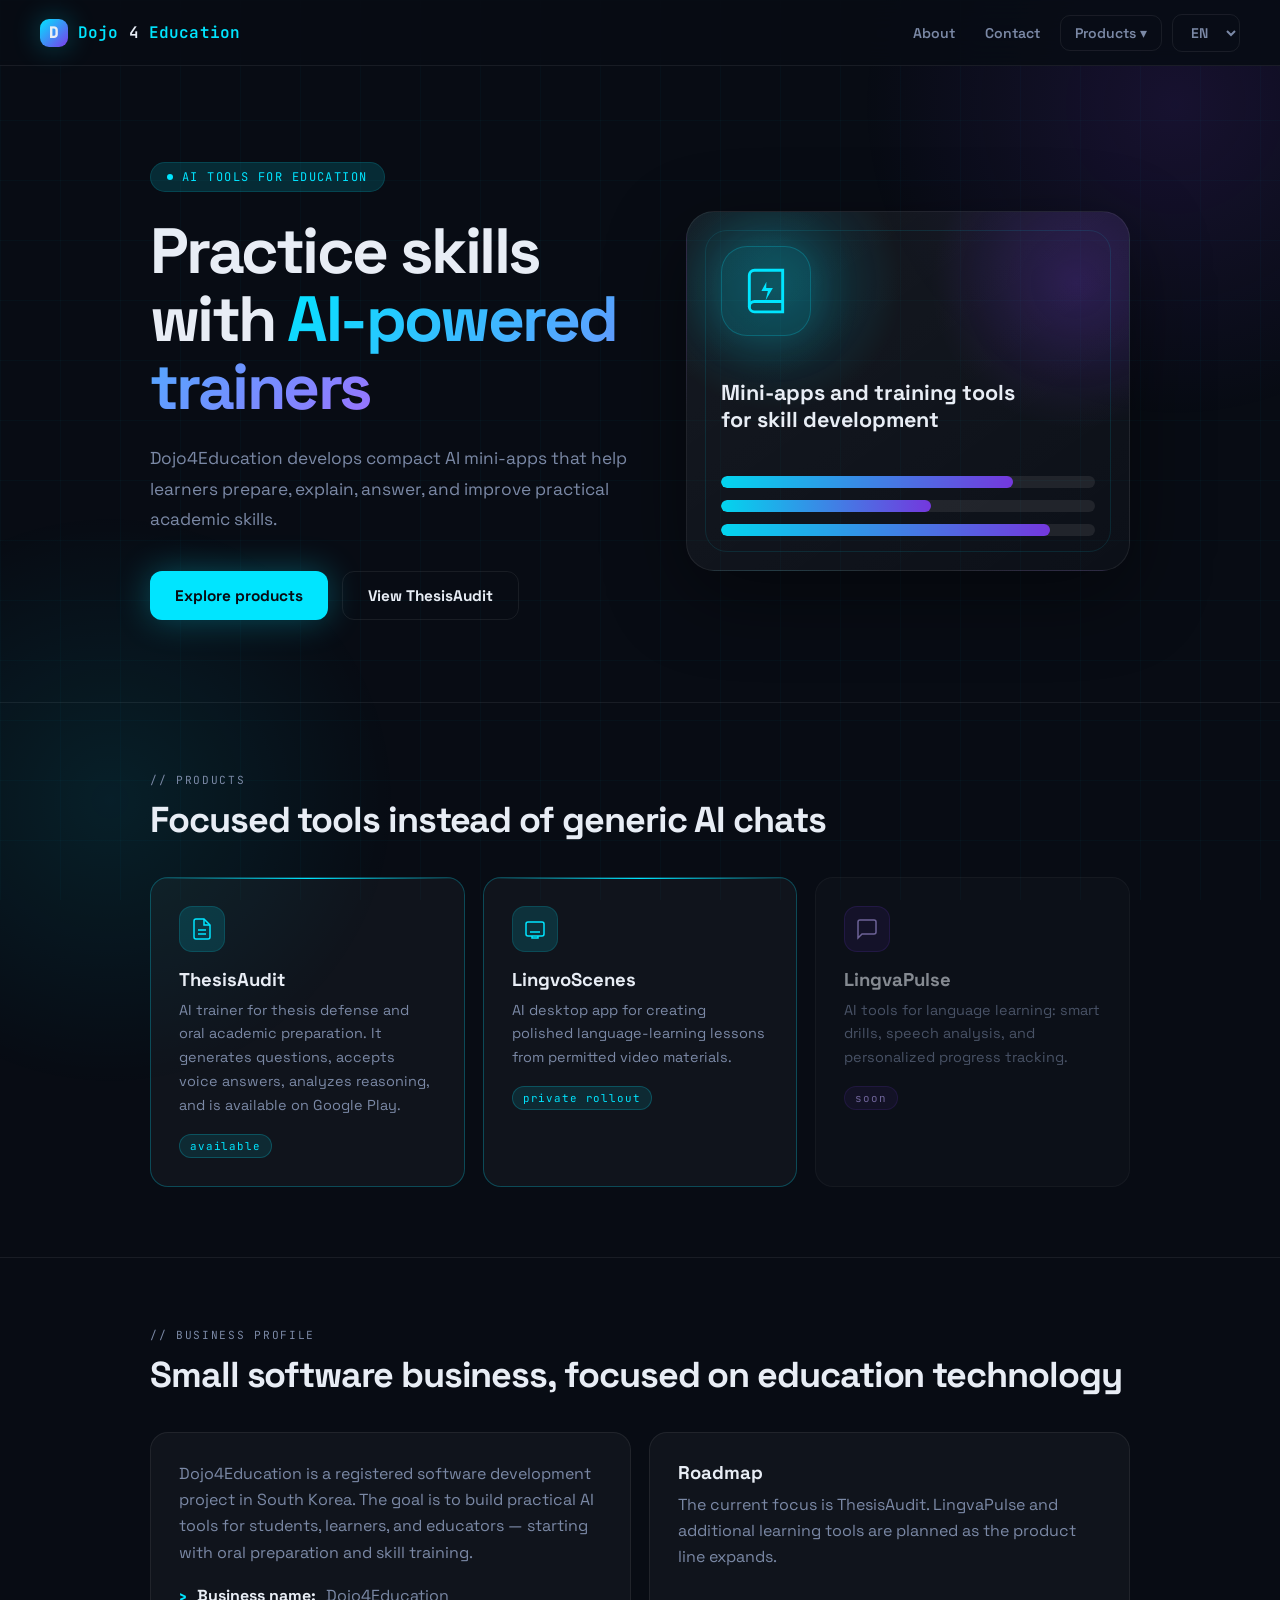
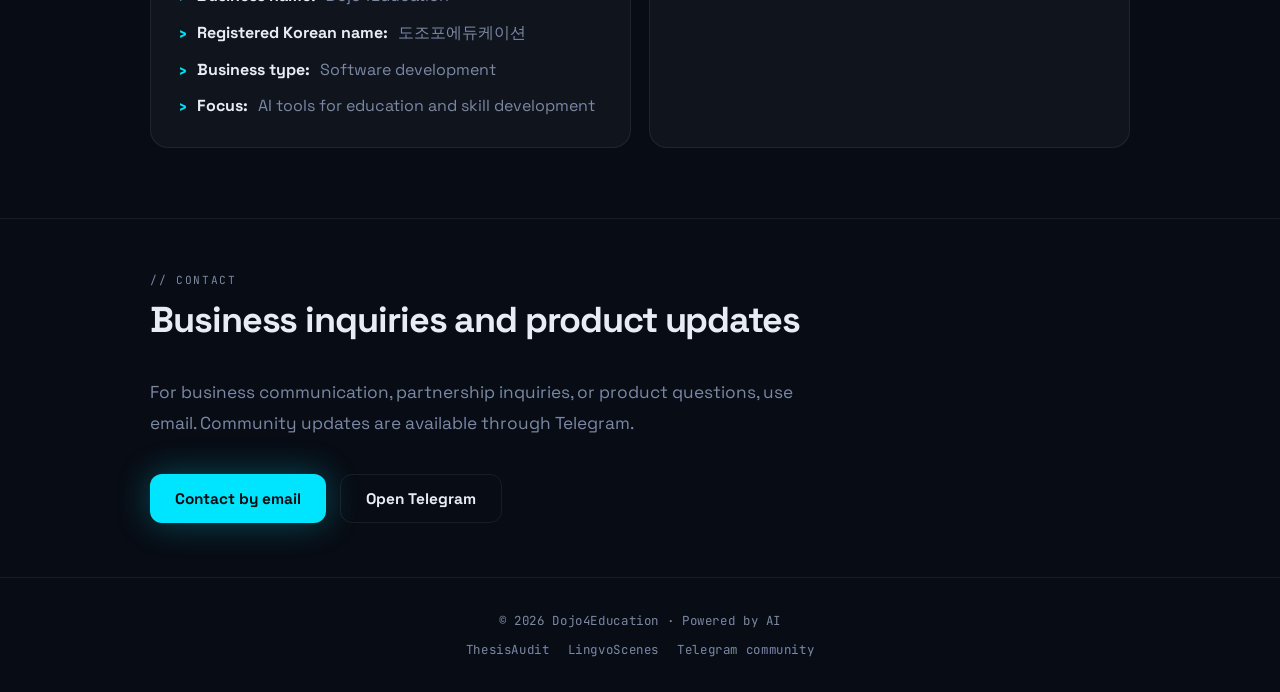
<file: index.html>
<!DOCTYPE html>
<html lang="en">
<head>
  <meta charset="UTF-8" />
  <meta name="viewport" content="width=device-width, initial-scale=1.0" />
  <title>Dojo4Education — AI tools for education</title>
  <meta name="description" content="AI-powered mini-apps and training tools for academic preparation, oral answers, and skill development." />
  <link rel="icon" href="favicon.svg" type="image/svg+xml" />

  <meta property="og:title" content="Dojo4Education — AI tools for education" />
  <meta property="og:description" content="AI-powered mini-apps and training tools for academic preparation, oral answers, and skill development." />
  <meta property="og:image" content="https://dojo4education.com/preview.jpg" />
  <meta property="og:url" content="https://dojo4education.com" />
  <meta property="og:type" content="website" />
  <meta property="og:site_name" content="Dojo4Education" />

  <link rel="preconnect" href="https://fonts.googleapis.com" />
  <link rel="preconnect" href="https://fonts.gstatic.com" crossorigin />
  <link href="https://fonts.googleapis.com/css2?family=Space+Grotesk:wght@400;500;600;700&family=JetBrains+Mono:wght@400;500;600&display=swap" rel="stylesheet" />
  <link rel="stylesheet" href="styles.css" />
</head>
<body data-page="index">
  <div class="orb2"></div>

  <nav>
    <a href="index.html" class="brand" aria-label="Dojo4Education home">
      <span class="brand-mark">D</span>
      Dojo<span>4</span>Education
    </a>
    <div class="nav-right">
      <a class="nav-link" href="#about" data-i18n="common.about">About</a>
      <a class="nav-link" href="#contact" data-i18n="common.contact">Contact</a>
      <div class="dropdown">
        <button class="dropbtn"><span data-i18n="common.products">Products</span> ▾</button>
        <div class="dropdown-content">
          <a href="thesisaudit.html">
            <svg width="16" height="16" viewBox="0 0 24 24" fill="none" stroke="currentColor" stroke-width="2"><path d="M14 2H6a2 2 0 0 0-2 2v16a2 2 0 0 0 2 2h12a2 2 0 0 0 2-2V8z"/><polyline points="14 2 14 8 20 8"/></svg>
            <span data-i18n="common.thesisAudit">ThesisAudit</span>
          </a>
          <a href="lingvoscenes.html">
            <svg width="16" height="16" viewBox="0 0 24 24" fill="none" stroke="currentColor" stroke-width="2"><rect x="3" y="5" width="18" height="14" rx="2"/><path d="M7 9h.01M11 9h.01M15 9h.01M7 15h10"/></svg>
            <span data-i18n="common.lingvoScenes">LingvoScenes</span>
          </a>
          <span class="disabled-item">
            <svg width="16" height="16" viewBox="0 0 24 24" fill="none" stroke="currentColor" stroke-width="2"><path d="M21 15a2 2 0 0 1-2 2H7l-4 4V5a2 2 0 0 1 2-2h14a2 2 0 0 1 2 2z"/></svg>
            <span data-i18n="common.lingvaPulse">LingvaPulse</span>
            <span class="badge-soon" data-i18n="common.soon">soon</span>
          </span>
        </div>
      </div>
      <select id="lang-select" class="lang-select" aria-label="Language">
        <option value="en">EN</option>
        <option value="ru">RU</option>
        <option value="ko">KO</option>
        <option value="de">DE</option>
        <option value="fr">FR</option>
        <option value="es">ES</option>
        <option value="it">IT</option>
        <option value="ja">JA</option>
        <option value="zh">ZH</option>
      </select>
    </div>
  </nav>

  <header class="hero">
    <div>
      <div class="hero-eyebrow" data-i18n="index.eyebrow">AI tools for education</div>
      <h1 data-i18n-html="index.title">Practice skills with <span class="accent">AI-powered trainers</span></h1>
      <p class="hero-sub" data-i18n="index.subtitle">Dojo4Education develops compact AI mini-apps that help learners prepare, explain, answer, and improve practical academic skills.</p>
      <div class="cta-group">
        <a href="#products" class="btn-primary" data-i18n="index.ctaProducts">Explore products</a>
        <a href="thesisaudit.html" class="btn-secondary" data-i18n="index.ctaThesis">View ThesisAudit</a>
      </div>
    </div>
    <div class="hero-visual" aria-hidden="true">
      <div class="visual-icon">
        <svg width="50" height="50" viewBox="0 0 24 24" fill="none" stroke="#00e5ff" stroke-width="1.4">
          <path d="M4 19.5A2.5 2.5 0 0 1 6.5 17H20"/>
          <path d="M6.5 2H20v20H6.5A2.5 2.5 0 0 1 4 19.5v-15A2.5 2.5 0 0 1 6.5 2z"/>
          <path d="M12.2 7.5 9.8 12h3.1l-1.1 4.5 3.5-6h-3.2l.1-3z" fill="#00e5ff" stroke="none"/>
        </svg>
      </div>
      <div class="visual-title" data-i18n="index.visualTitle">Mini-apps and training tools for skill development</div>
      <div class="visual-lines">
        <div class="visual-line"><span style="--w: 78%"></span></div>
        <div class="visual-line"><span style="--w: 56%"></span></div>
        <div class="visual-line"><span style="--w: 88%"></span></div>
      </div>
    </div>
  </header>

  <hr class="divider" />

  <section id="products" class="section">
    <div class="section-label" data-i18n="index.productsLabel">// products</div>
    <h2 class="section-title" data-i18n="index.productsTitle">Focused tools instead of generic AI chats</h2>
    <div class="products-grid">
      <a href="thesisaudit.html" class="product-card active">
        <div class="product-icon">
          <svg viewBox="0 0 24 24" width="24" height="24" fill="none" stroke="#00e5ff" stroke-width="1.5">
            <path d="M14 2H6a2 2 0 0 0-2 2v16a2 2 0 0 0 2 2h12a2 2 0 0 0 2-2V8z"/>
            <polyline points="14 2 14 8 20 8"/>
            <line x1="16" y1="13" x2="8" y2="13"/>
            <line x1="16" y1="17" x2="8" y2="17"/>
          </svg>
        </div>
        <div class="product-name" data-i18n="common.thesisAudit">ThesisAudit</div>
        <div class="product-desc" data-i18n="index.thesisDesc">AI trainer for thesis defense and oral academic preparation. It generates questions, accepts voice answers, and analyzes reasoning.</div>
        <span class="product-tag tag-active" data-i18n="index.available">available</span>
      </a>

      <a href="lingvoscenes.html" class="product-card active">
        <div class="product-icon">
          <svg viewBox="0 0 24 24" width="24" height="24" fill="none" stroke="#00e5ff" stroke-width="1.5">
            <rect x="3" y="5" width="18" height="14" rx="2"/>
            <path d="M7 9h.01M11 9h.01M15 9h.01"/>
            <path d="M7 15h10"/>
            <path d="M9 19v2h6v-2"/>
          </svg>
        </div>
        <div class="product-name" data-i18n="common.lingvoScenes">LingvoScenes</div>
        <div class="product-desc" data-i18n="index.lingvoDesc">AI desktop app for creating polished language-learning lessons from permitted video materials.</div>
        <span class="product-tag tag-active" data-i18n="index.privateRollout">private rollout</span>
      </a>

      <div class="product-card disabled">
        <div class="product-icon purple">
          <svg viewBox="0 0 24 24" width="24" height="24" fill="none" stroke="#bda7ff" stroke-width="1.5">
            <path d="M21 15a2 2 0 0 1-2 2H7l-4 4V5a2 2 0 0 1 2-2h14a2 2 0 0 1 2 2z"/>
          </svg>
        </div>
        <div class="product-name" data-i18n="common.lingvaPulse">LingvaPulse</div>
        <div class="product-desc" data-i18n="index.lingvaDesc">AI tools for language learning: smart drills, speech analysis, and personalized progress tracking.</div>
        <span class="product-tag tag-soon" data-i18n="common.soon">soon</span>
      </div>
    </div>
  </section>

  <hr class="divider" />

  <section id="about" class="section">
    <div class="section-label" data-i18n="index.aboutLabel">// business profile</div>
    <h2 class="section-title" data-i18n="index.aboutTitle">Small software business, focused on education technology</h2>
    <div class="about-grid">
      <div class="info-card">
        <p class="info-text" data-i18n="index.aboutText">Dojo4Education is a registered software development project in South Korea. The goal is to build practical AI tools for students, learners, and educators — starting with oral preparation and skill training.</p>
        <ul class="info-list">
          <li data-i18n-html="index.businessName"><strong>Business name:</strong> Dojo4Education</li>
          <li data-i18n-html="index.businessNameKr"><strong>Registered Korean name:</strong> 도조포에듀케이션</li>
          <li data-i18n-html="index.businessType"><strong>Business type:</strong> Software development</li>
          <li data-i18n-html="index.businessFocus"><strong>Focus:</strong> AI tools for education and skill development</li>
        </ul>
      </div>
      <div class="info-card">
        <h3 class="product-name" data-i18n="index.roadmapTitle">Roadmap</h3>
        <p class="info-text" data-i18n="index.roadmapText">The current focus is ThesisAudit. LingvaPulse and additional learning tools are planned as the product line expands.</p>
      </div>
    </div>
  </section>

  <hr class="divider" />

  <section id="contact" class="section compact">
    <div class="section-label" data-i18n="index.contactLabel">// contact</div>
    <h2 class="section-title" data-i18n="index.contactTitle">Business inquiries and product updates</h2>
    <p class="hero-sub" data-i18n="index.contactText">For business communication, partnership inquiries, or product questions, use email. Community updates are available through Telegram.</p>
    <div class="cta-group">
      <a href="mailto:contact@dojo4education.com" class="btn-primary" data-i18n="index.emailButton">Contact by email</a>
      <a href="https://t.me/dojo4education_official_group" class="btn-secondary" target="_blank" rel="noopener noreferrer" data-i18n="index.telegramButton">Open Telegram</a>
    </div>
  </section>

  <footer>
    <div data-i18n="common.footer">© 2026 Dojo4Education · Powered by AI</div>
    <div class="footer-links">
      <a href="thesisaudit.html" data-i18n="common.thesisAudit">ThesisAudit</a>
      <a href="lingvoscenes.html" data-i18n="common.lingvoScenes">LingvoScenes</a>
      <a href="https://t.me/dojo4education_official_group" target="_blank" rel="noopener noreferrer" data-i18n="common.telegram">Telegram community</a>
    </div>
  </footer>

  <script src="site.js"></script>
</body>
</html>
</file>
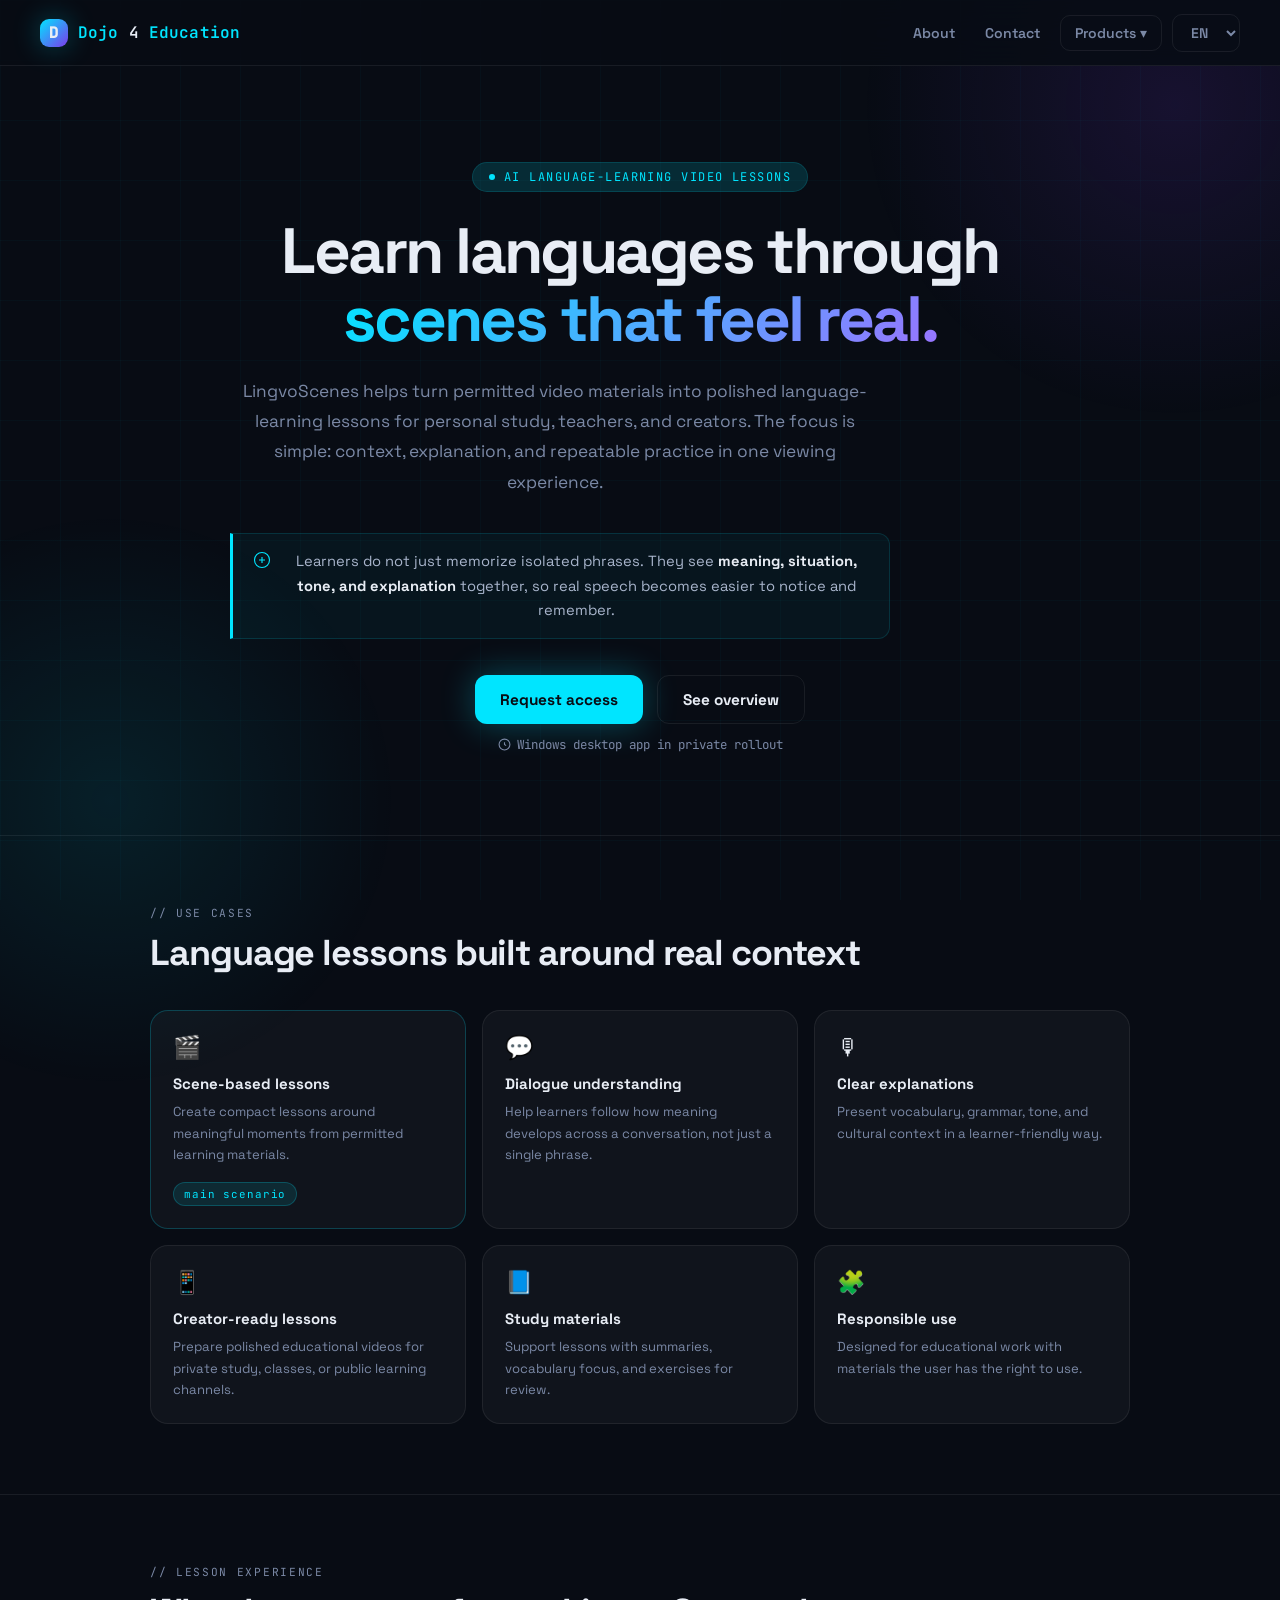
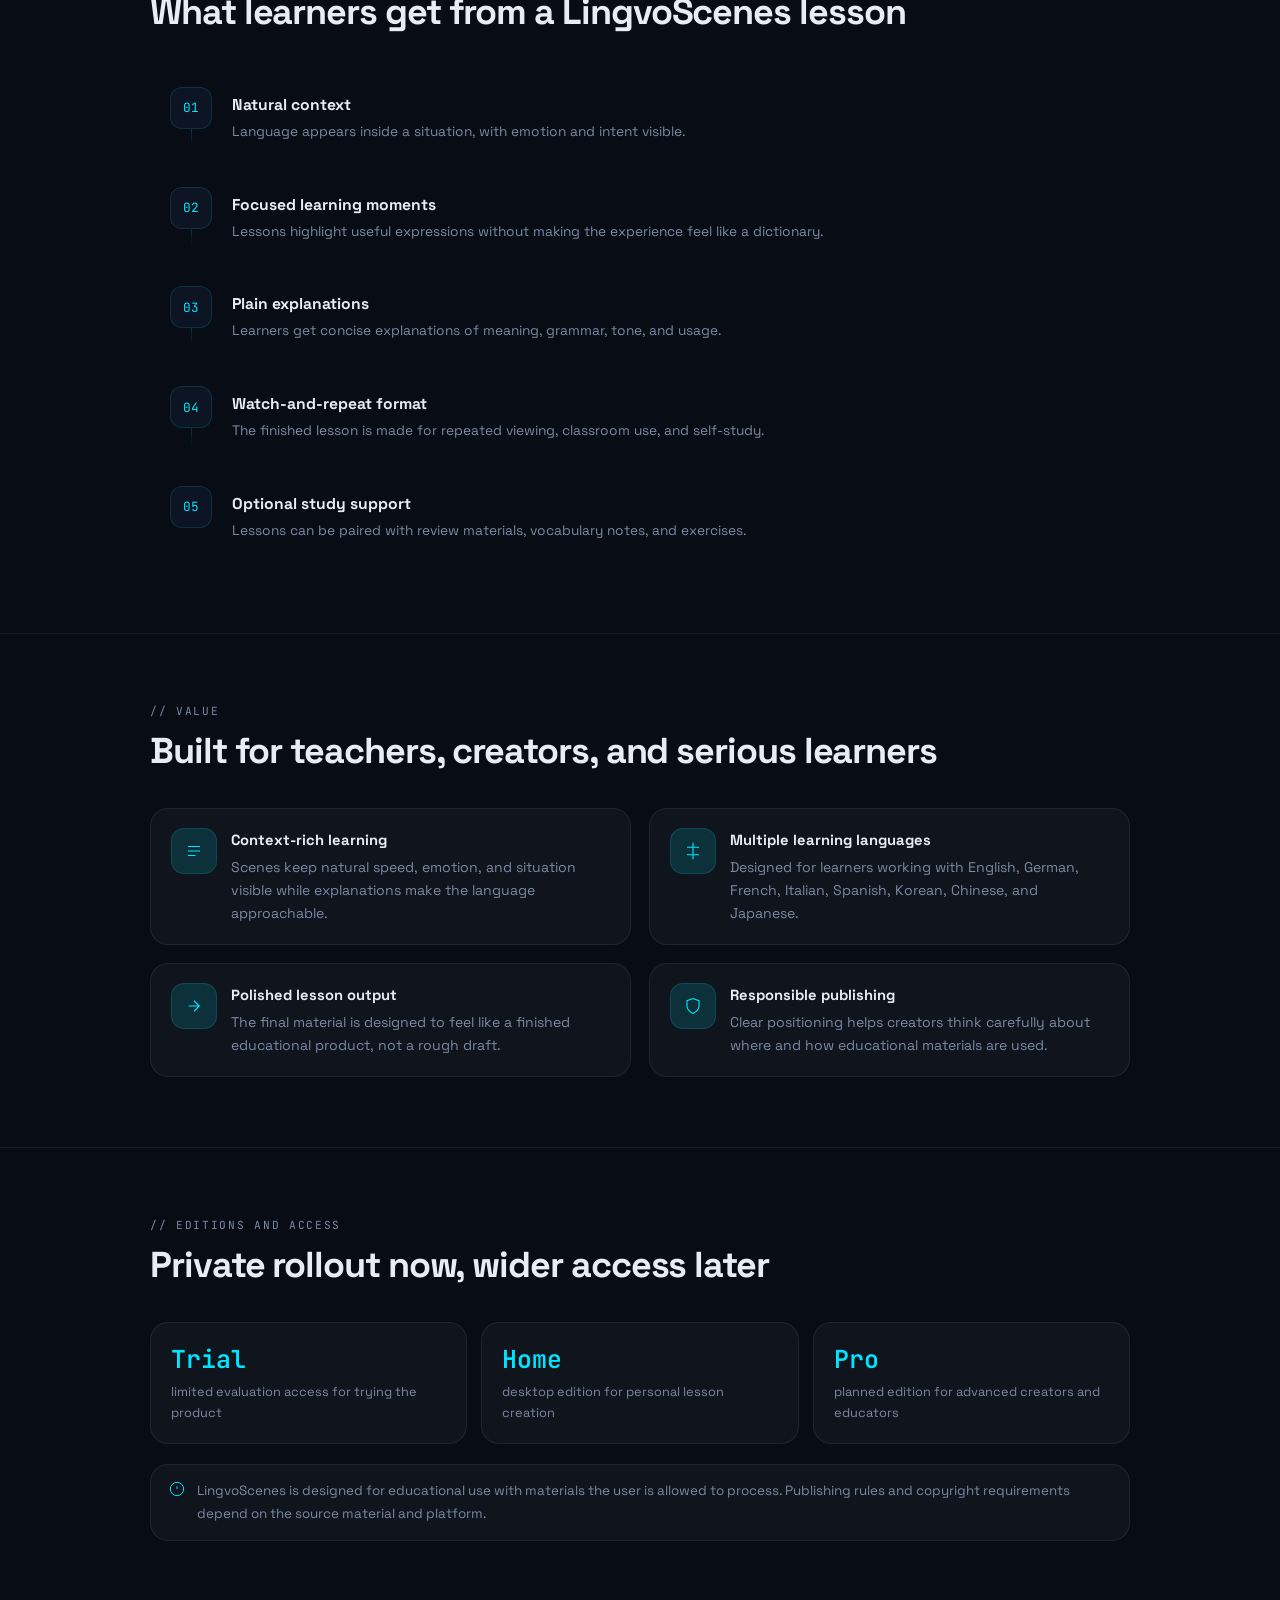
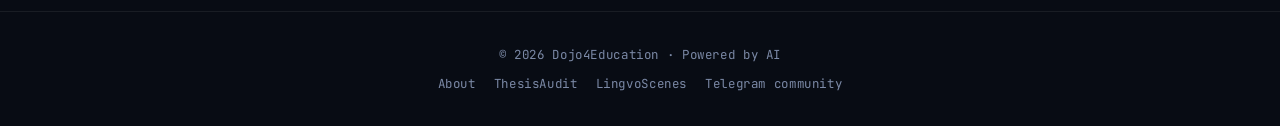
<file: lingvoscenes.html>
<!DOCTYPE html>
<html lang="en">
<head>
  <meta charset="UTF-8" />
  <meta name="viewport" content="width=device-width, initial-scale=1.0" />
  <title>LingvoScenes — AI language lessons from real context</title>
  <meta name="description" content="LingvoScenes helps create polished language-learning video lessons from permitted materials, with clear explanations and practice support." />
  <link rel="icon" href="favicon.svg" type="image/svg+xml" />

  <meta property="og:title" content="LingvoScenes — AI language lessons from real context" />
  <meta property="og:description" content="Create polished language-learning lessons from permitted materials with context, explanation, and practice support." />
  <meta property="og:image" content="https://dojo4education.com/preview.jpg" />
  <meta property="og:url" content="https://dojo4education.com/lingvoscenes.html" />
  <meta property="og:type" content="website" />
  <meta property="og:site_name" content="Dojo4Education" />

  <link rel="preconnect" href="https://fonts.googleapis.com" />
  <link rel="preconnect" href="https://fonts.gstatic.com" crossorigin />
  <link href="https://fonts.googleapis.com/css2?family=Space+Grotesk:wght@400;500;600;700&family=JetBrains+Mono:wght@400;500;600&display=swap" rel="stylesheet" />
  <link rel="stylesheet" href="styles.css" />
</head>
<body data-page="lingvo">
  <div class="orb2"></div>

  <nav>
    <a href="index.html" class="brand" aria-label="Dojo4Education home">
      <span class="brand-mark">D</span>
      Dojo<span>4</span>Education
    </a>
    <div class="nav-right">
      <a class="nav-link" href="index.html#about" data-i18n="common.about">About</a>
      <a class="nav-link" href="index.html#contact" data-i18n="common.contact">Contact</a>
      <div class="dropdown">
        <button class="dropbtn"><span data-i18n="common.products">Products</span> ▾</button>
        <div class="dropdown-content">
          <a href="thesisaudit.html">
            <svg width="16" height="16" viewBox="0 0 24 24" fill="none" stroke="currentColor" stroke-width="2"><path d="M14 2H6a2 2 0 0 0-2 2v16a2 2 0 0 0 2 2h12a2 2 0 0 0 2-2V8z"/><polyline points="14 2 14 8 20 8"/></svg>
            <span data-i18n="common.thesisAudit">ThesisAudit</span>
          </a>
          <a href="lingvoscenes.html">
            <svg width="16" height="16" viewBox="0 0 24 24" fill="none" stroke="currentColor" stroke-width="2"><rect x="3" y="5" width="18" height="14" rx="2"/><path d="M7 9h.01M11 9h.01M15 9h.01M7 15h10"/></svg>
            <span data-i18n="common.lingvoScenes">LingvoScenes</span>
          </a>
          <span class="disabled-item">
            <svg width="16" height="16" viewBox="0 0 24 24" fill="none" stroke="currentColor" stroke-width="2"><path d="M21 15a2 2 0 0 1-2 2H7l-4 4V5a2 2 0 0 1 2-2h14a2 2 0 0 1 2 2z"/></svg>
            <span data-i18n="common.lingvaPulse">LingvaPulse</span>
            <span class="badge-soon" data-i18n="common.soon">soon</span>
          </span>
        </div>
      </div>
      <select id="lang-select" class="lang-select" aria-label="Language">
        <option value="en">EN</option>
        <option value="ru">RU</option>
        <option value="ko">KO</option>
        <option value="de">DE</option>
        <option value="fr">FR</option>
        <option value="es">ES</option>
        <option value="it">IT</option>
        <option value="ja">JA</option>
        <option value="zh">ZH</option>
      </select>
    </div>
  </nav>

  <main>
    <section class="hero center">
      <div class="eyebrow"><span class="eyebrow-dot"></span><span data-i18n="lingvo.eyebrow">AI language-learning video lessons</span></div>
      <h1 data-i18n-html="lingvo.title">Learn languages through<br><span class="grad">scenes that feel real.</span></h1>
      <p class="hero-lead" data-i18n="lingvo.lead">LingvoScenes helps turn permitted video materials into polished language-learning lessons for personal study, teachers, and creators. The focus is simple: context, explanation, and repeatable practice in one viewing experience.</p>
      <div class="hero-insight">
        <svg width="18" height="18" viewBox="0 0 24 24" fill="none" stroke="#00e5ff" stroke-width="1.5" style="flex-shrink:0;margin-top:2px"><circle cx="12" cy="12" r="10"/><path d="M8 12h8M12 8v8"/></svg>
        <span data-i18n-html="lingvo.insight">Learners do not just memorize isolated phrases. They see <strong>meaning, situation, tone, and explanation</strong> together, so real speech becomes easier to notice and remember.</span>
      </div>
      <div class="cta-group" style="justify-content:center">
        <a href="mailto:contact@dojo4education.com?subject=LingvoScenes%20access" class="btn-primary" data-i18n="lingvo.contactButton">Request access</a>
        <a href="#overview" class="btn-secondary" data-i18n="lingvo.overviewButton">See overview</a>
      </div>
      <div class="btn-note" style="justify-content:center">
        <svg width="13" height="13" viewBox="0 0 24 24" fill="none" stroke="currentColor" stroke-width="2"><circle cx="12" cy="12" r="10"/><path d="M12 8v4l3 2"/></svg>
        <span data-i18n="lingvo.rolloutNote">Windows desktop app in private rollout</span>
      </div>
    </section>

    <hr class="divider" />

    <section class="section">
      <div class="sec-label" data-i18n="lingvo.useLabel">// use cases</div>
      <h2 class="sec-title" data-i18n="lingvo.useTitle">Language lessons built around real context</h2>
      <div class="usecases">
        <div class="uc-card primary">
          <span class="uc-icon">🎬</span>
          <div class="uc-name" data-i18n="lingvo.uc1Name">Scene-based lessons</div>
          <div class="uc-desc" data-i18n="lingvo.uc1Desc">Create compact lessons around meaningful moments from permitted learning materials.</div>
          <span class="uc-badge" data-i18n="lingvo.uc1Badge">main scenario</span>
        </div>
        <div class="uc-card">
          <span class="uc-icon">💬</span>
          <div class="uc-name" data-i18n="lingvo.uc2Name">Dialogue understanding</div>
          <div class="uc-desc" data-i18n="lingvo.uc2Desc">Help learners follow how meaning develops across a conversation, not just a single phrase.</div>
        </div>
        <div class="uc-card">
          <span class="uc-icon">🎙</span>
          <div class="uc-name" data-i18n="lingvo.uc3Name">Clear explanations</div>
          <div class="uc-desc" data-i18n="lingvo.uc3Desc">Present vocabulary, grammar, tone, and cultural context in a learner-friendly way.</div>
        </div>
        <div class="uc-card">
          <span class="uc-icon">📱</span>
          <div class="uc-name" data-i18n="lingvo.uc4Name">Creator-ready lessons</div>
          <div class="uc-desc" data-i18n="lingvo.uc4Desc">Prepare polished educational videos for private study, classes, or public learning channels.</div>
        </div>
        <div class="uc-card">
          <span class="uc-icon">📘</span>
          <div class="uc-name" data-i18n="lingvo.uc5Name">Study materials</div>
          <div class="uc-desc" data-i18n="lingvo.uc5Desc">Support lessons with summaries, vocabulary focus, and exercises for review.</div>
        </div>
        <div class="uc-card">
          <span class="uc-icon">🧩</span>
          <div class="uc-name" data-i18n="lingvo.uc6Name">Responsible use</div>
          <div class="uc-desc" data-i18n="lingvo.uc6Desc">Designed for educational work with materials the user has the right to use.</div>
        </div>
      </div>
    </section>

    <hr class="divider" />

    <section id="overview" class="section">
      <div class="sec-label" data-i18n="lingvo.stepsLabel">// lesson experience</div>
      <h2 class="sec-title" data-i18n="lingvo.stepsTitle">What learners get from a LingvoScenes lesson</h2>
      <div class="steps">
        <div class="step">
          <div class="step-line"><div class="step-num">01</div><div class="step-connector"></div></div>
          <div class="step-body"><div class="step-title" data-i18n="lingvo.step1Title">Natural context</div><div class="step-desc" data-i18n="lingvo.step1Desc">Language appears inside a situation, with emotion and intent visible.</div></div>
        </div>
        <div class="step">
          <div class="step-line"><div class="step-num">02</div><div class="step-connector"></div></div>
          <div class="step-body"><div class="step-title" data-i18n="lingvo.step2Title">Focused learning moments</div><div class="step-desc" data-i18n="lingvo.step2Desc">Lessons highlight useful expressions without making the experience feel like a dictionary.</div></div>
        </div>
        <div class="step">
          <div class="step-line"><div class="step-num">03</div><div class="step-connector"></div></div>
          <div class="step-body"><div class="step-title" data-i18n="lingvo.step3Title">Plain explanations</div><div class="step-desc" data-i18n="lingvo.step3Desc">Learners get concise explanations of meaning, grammar, tone, and usage.</div></div>
        </div>
        <div class="step">
          <div class="step-line"><div class="step-num">04</div><div class="step-connector"></div></div>
          <div class="step-body"><div class="step-title" data-i18n="lingvo.step4Title">Watch-and-repeat format</div><div class="step-desc" data-i18n="lingvo.step4Desc">The finished lesson is made for repeated viewing, classroom use, and self-study.</div></div>
        </div>
        <div class="step">
          <div class="step-line"><div class="step-num">05</div></div>
          <div class="step-body"><div class="step-title" data-i18n="lingvo.step5Title">Optional study support</div><div class="step-desc" data-i18n="lingvo.step5Desc">Lessons can be paired with review materials, vocabulary notes, and exercises.</div></div>
        </div>
      </div>
    </section>

    <hr class="divider" />

    <section class="section">
      <div class="sec-label" data-i18n="lingvo.valueLabel">// value</div>
      <h2 class="sec-title" data-i18n="lingvo.valueTitle">Built for teachers, creators, and serious learners</h2>
      <div class="value-grid">
        <div class="val-item"><div class="val-icon"><svg width="18" height="18" viewBox="0 0 24 24" fill="none" stroke="#00e5ff" stroke-width="1.5"><path d="M4 6h16M4 12h16M4 18h10"/></svg></div><div class="val-text"><strong data-i18n="lingvo.value1Title">Context-rich learning</strong><span data-i18n="lingvo.value1Text">Scenes keep natural speed, emotion, and situation visible while explanations make the language approachable.</span></div></div>
        <div class="val-item"><div class="val-icon"><svg width="18" height="18" viewBox="0 0 24 24" fill="none" stroke="#00e5ff" stroke-width="1.5"><path d="M12 1v22M4 7h16M4 17h16"/></svg></div><div class="val-text"><strong data-i18n="lingvo.value2Title">Multiple learning languages</strong><span data-i18n="lingvo.value2Text">Designed for learners working with English, German, French, Italian, Spanish, Korean, Chinese, and Japanese.</span></div></div>
        <div class="val-item"><div class="val-icon"><svg width="18" height="18" viewBox="0 0 24 24" fill="none" stroke="#00e5ff" stroke-width="1.5"><path d="M5 12h14M12 5l7 7-7 7"/></svg></div><div class="val-text"><strong data-i18n="lingvo.value3Title">Polished lesson output</strong><span data-i18n="lingvo.value3Text">The final material is designed to feel like a finished educational product, not a rough draft.</span></div></div>
        <div class="val-item"><div class="val-icon"><svg width="18" height="18" viewBox="0 0 24 24" fill="none" stroke="#00e5ff" stroke-width="1.5"><path d="M12 22s8-4 8-10V5l-8-3-8 3v7c0 6 8 10 8 10z"/></svg></div><div class="val-text"><strong data-i18n="lingvo.value4Title">Responsible publishing</strong><span data-i18n="lingvo.value4Text">Clear positioning helps creators think carefully about where and how educational materials are used.</span></div></div>
      </div>
    </section>

    <hr class="divider" />

    <section class="section">
      <div class="sec-label" data-i18n="lingvo.accessLabel">// editions and access</div>
      <h2 class="sec-title" data-i18n="lingvo.accessTitle">Private rollout now, wider access later</h2>
      <div class="credits-row">
        <div class="cr-card"><div class="cr-val" data-i18n="lingvo.access1Val">Trial</div><div class="cr-lbl" data-i18n="lingvo.access1Text">limited evaluation access for trying the product</div></div>
        <div class="cr-card"><div class="cr-val" data-i18n="lingvo.access2Val">Home</div><div class="cr-lbl" data-i18n="lingvo.access2Text">desktop edition for personal lesson creation</div></div>
        <div class="cr-card"><div class="cr-val" data-i18n="lingvo.access3Val">Pro</div><div class="cr-lbl" data-i18n="lingvo.access3Text">planned edition for advanced creators and educators</div></div>
      </div>
      <div class="notice">
        <svg width="16" height="16" viewBox="0 0 24 24" fill="none" stroke="#00e5ff" stroke-width="1.5"><circle cx="12" cy="12" r="10"/><line x1="12" y1="8" x2="12" y2="12"/><line x1="12" y1="16" x2="12.01" y2="16"/></svg>
        <span data-i18n="lingvo.notice">LingvoScenes is designed for educational use with materials the user is allowed to process. Publishing rules and copyright requirements depend on the source material and platform.</span>
      </div>
    </section>
  </main>

  <footer>
    <div data-i18n="common.footer">© 2026 Dojo4Education · Powered by AI</div>
    <div class="footer-links">
      <a href="index.html" data-i18n="common.about">About</a>
      <a href="thesisaudit.html" data-i18n="common.thesisAudit">ThesisAudit</a>
      <a href="lingvoscenes.html" data-i18n="common.lingvoScenes">LingvoScenes</a>
      <a href="https://t.me/dojo4education_official_group" target="_blank" rel="noopener noreferrer" data-i18n="common.telegram">Telegram community</a>
    </div>
  </footer>

  <script src="site.js"></script>
</body>
</html>
</file>
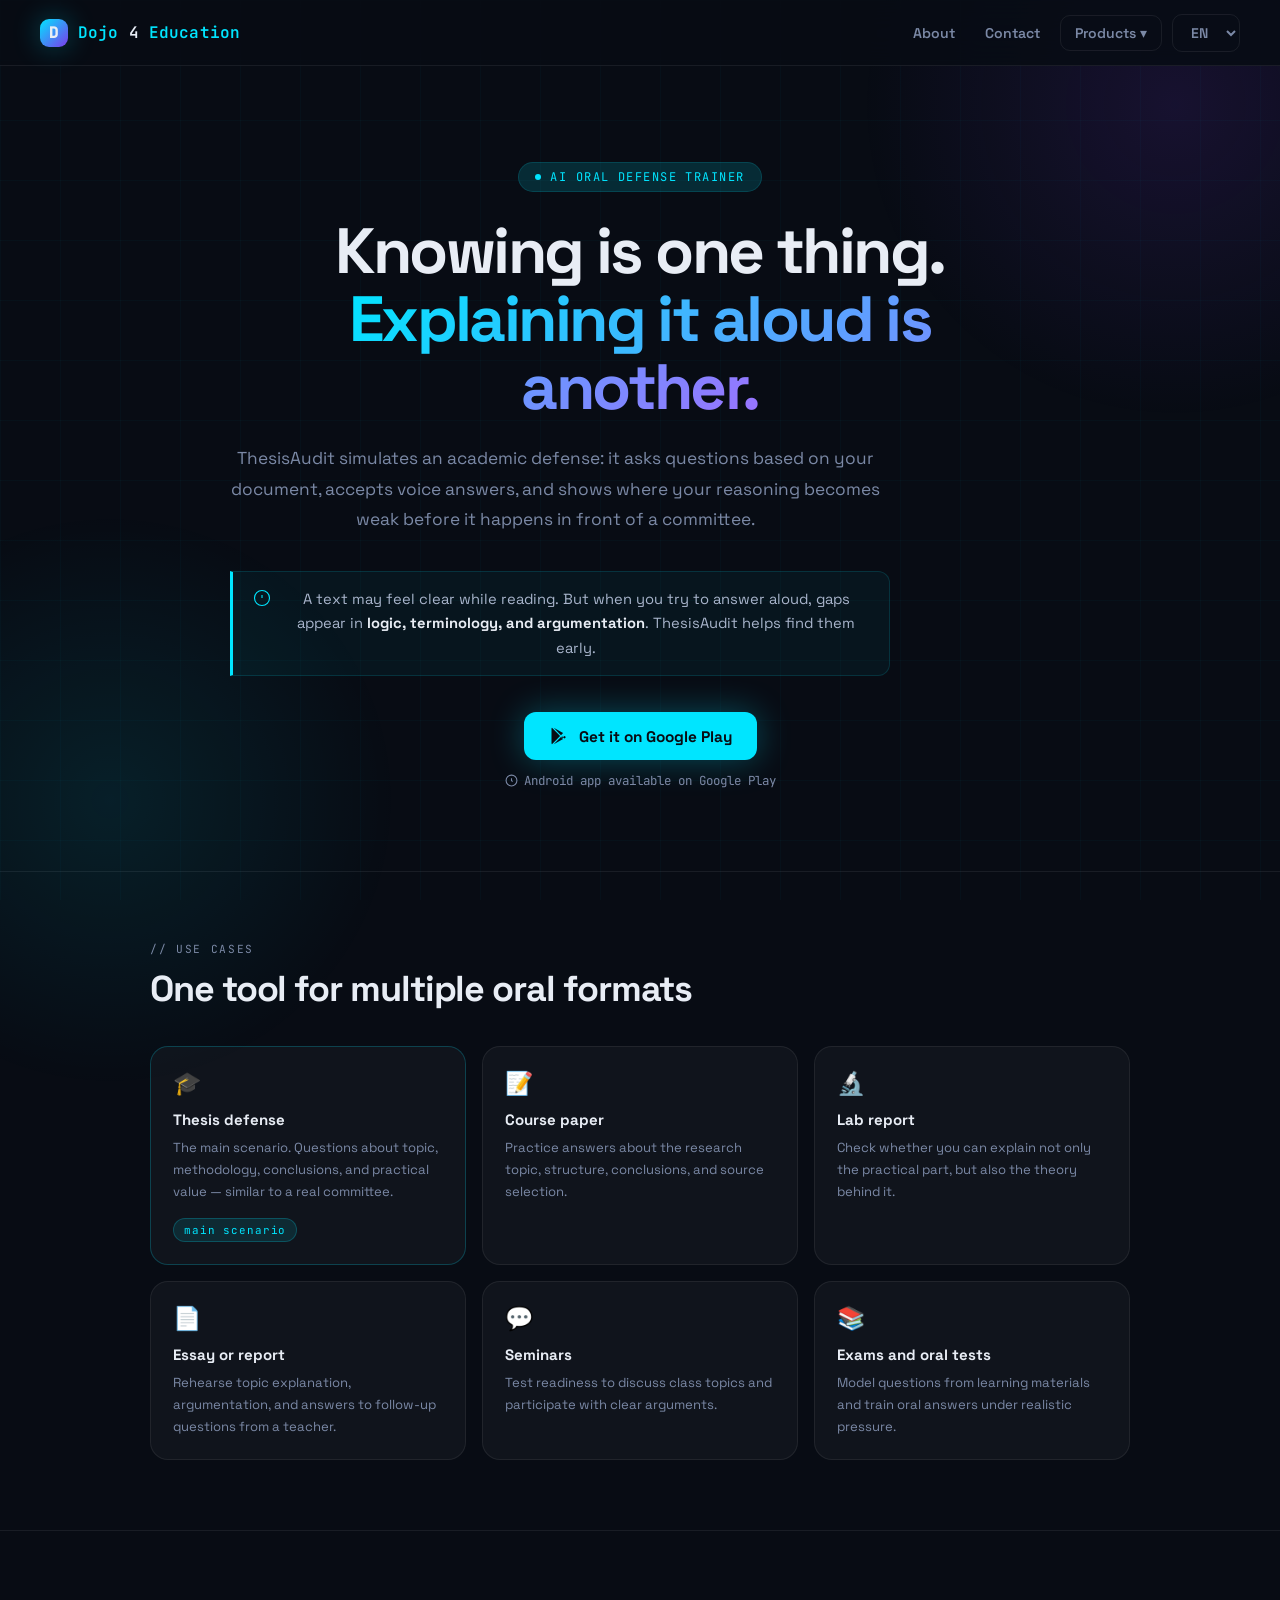
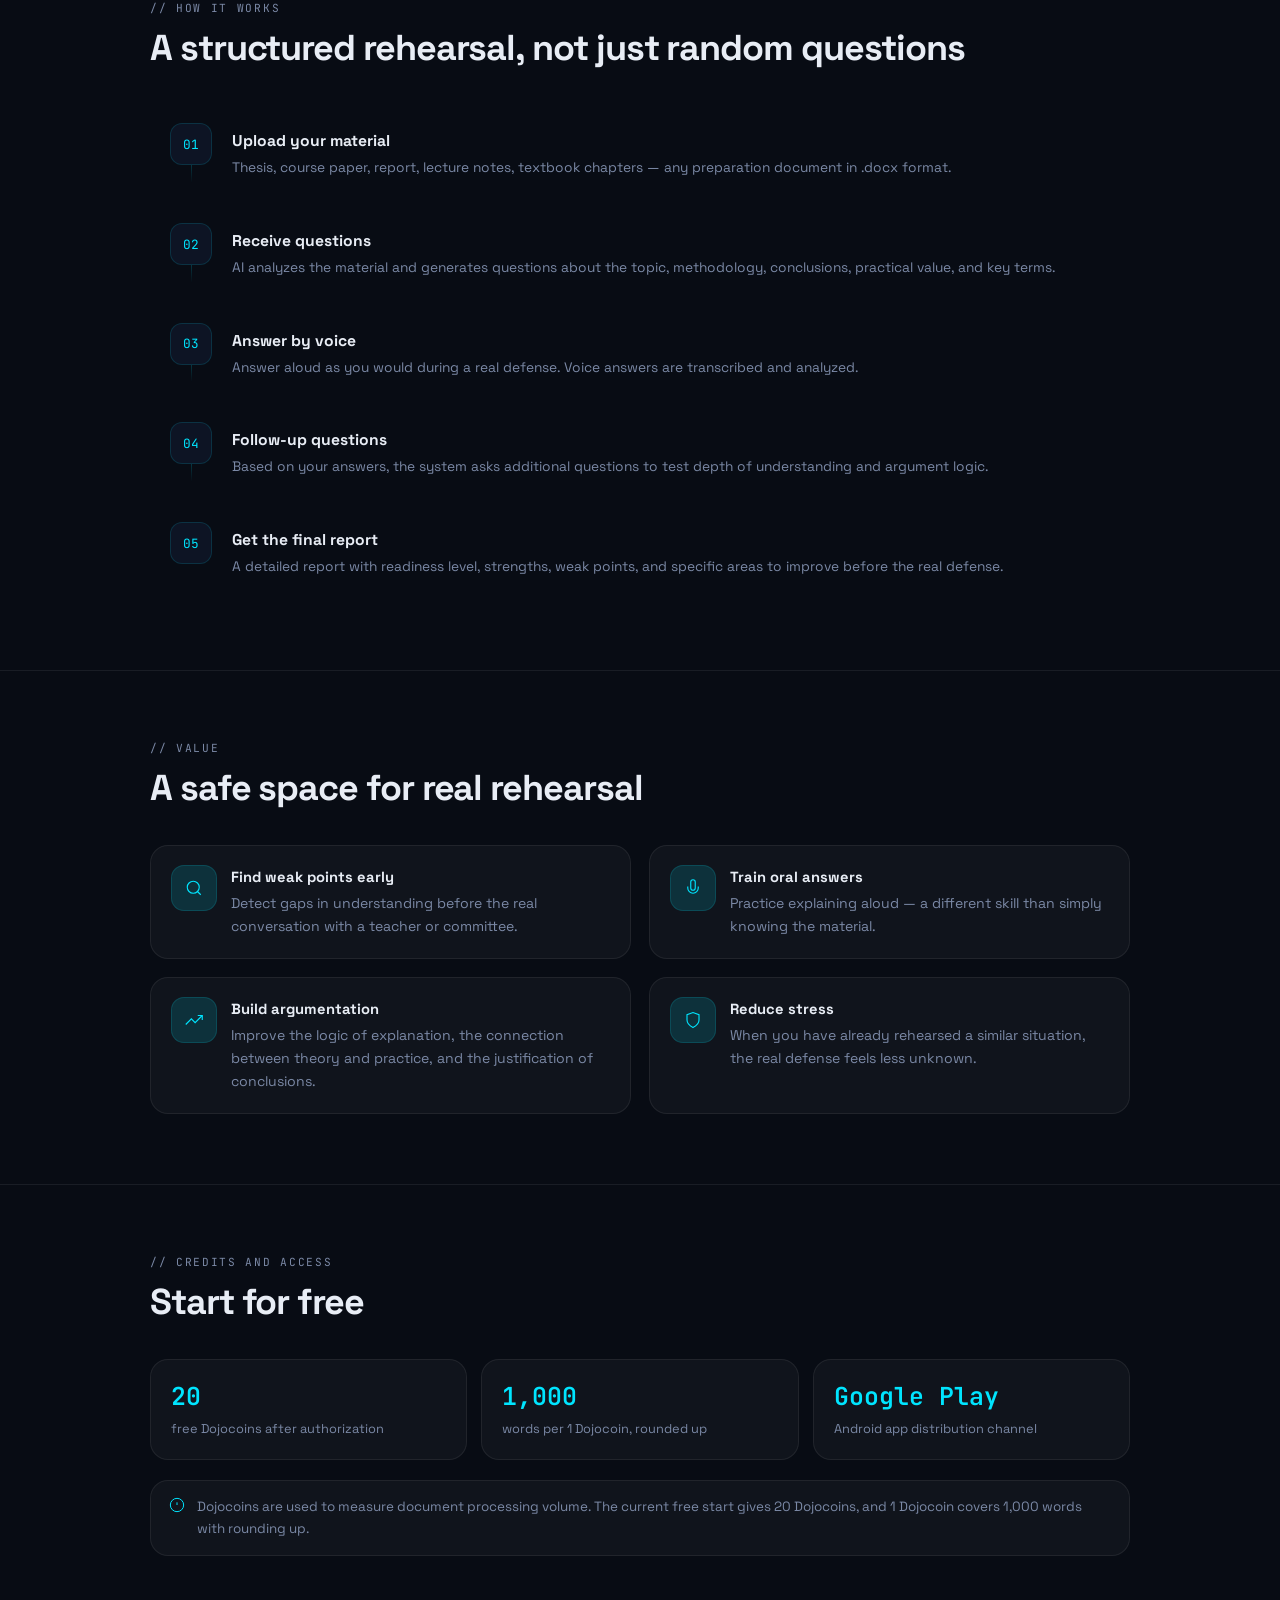
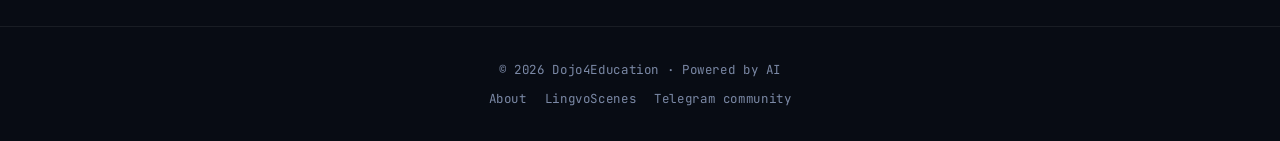
<file: thesisaudit.html>
<!DOCTYPE html>
<html lang="en">
<head>
  <meta charset="UTF-8" />
  <meta name="viewport" content="width=device-width, initial-scale=1.0" />
  <title>ThesisAudit — AI oral defense trainer</title>
  <meta name="description" content="ThesisAudit helps students rehearse oral academic defense with AI-generated questions, voice answers, and structured feedback." />
  <link rel="icon" href="favicon.svg" type="image/svg+xml" />

  <meta property="og:title" content="ThesisAudit — AI oral defense trainer" />
  <meta property="og:description" content="ThesisAudit helps students rehearse oral academic defense with AI-generated questions, voice answers, and structured feedback." />
  <meta property="og:image" content="https://dojo4education.com/preview.jpg" />
  <meta property="og:url" content="https://dojo4education.com/thesisaudit.html" />
  <meta property="og:type" content="website" />
  <meta property="og:site_name" content="Dojo4Education" />

  <link rel="preconnect" href="https://fonts.googleapis.com" />
  <link rel="preconnect" href="https://fonts.gstatic.com" crossorigin />
  <link href="https://fonts.googleapis.com/css2?family=Space+Grotesk:wght@400;500;600;700&family=JetBrains+Mono:wght@400;500;600&display=swap" rel="stylesheet" />
  <link rel="stylesheet" href="styles.css" />
</head>
<body data-page="thesis">
  <div class="orb2"></div>

  <nav>
    <a href="index.html" class="brand" aria-label="Dojo4Education home">
      <span class="brand-mark">D</span>
      Dojo<span>4</span>Education
    </a>
    <div class="nav-right">
      <a class="nav-link" href="index.html#about" data-i18n="common.about">About</a>
      <a class="nav-link" href="index.html#contact" data-i18n="common.contact">Contact</a>
      <div class="dropdown">
        <button class="dropbtn"><span data-i18n="common.products">Products</span> ▾</button>
        <div class="dropdown-content">
          <a href="thesisaudit.html">
            <svg width="16" height="16" viewBox="0 0 24 24" fill="none" stroke="currentColor" stroke-width="2"><path d="M14 2H6a2 2 0 0 0-2 2v16a2 2 0 0 0 2 2h12a2 2 0 0 0 2-2V8z"/><polyline points="14 2 14 8 20 8"/></svg>
            <span data-i18n="common.thesisAudit">ThesisAudit</span>
          </a>
          <a href="lingvoscenes.html">
            <svg width="16" height="16" viewBox="0 0 24 24" fill="none" stroke="currentColor" stroke-width="2"><rect x="3" y="5" width="18" height="14" rx="2"/><path d="M7 9h.01M11 9h.01M15 9h.01M7 15h10"/></svg>
            <span data-i18n="common.lingvoScenes">LingvoScenes</span>
          </a>
          <span class="disabled-item">
            <svg width="16" height="16" viewBox="0 0 24 24" fill="none" stroke="currentColor" stroke-width="2"><path d="M21 15a2 2 0 0 1-2 2H7l-4 4V5a2 2 0 0 1 2-2h14a2 2 0 0 1 2 2z"/></svg>
            <span data-i18n="common.lingvaPulse">LingvaPulse</span>
            <span class="badge-soon" data-i18n="common.soon">soon</span>
          </span>
        </div>
      </div>
      <select id="lang-select" class="lang-select" aria-label="Language">
        <option value="en">EN</option>
        <option value="ru">RU</option>
        <option value="ko">KO</option>
        <option value="de">DE</option>
        <option value="fr">FR</option>
        <option value="es">ES</option>
        <option value="it">IT</option>
        <option value="ja">JA</option>
        <option value="zh">ZH</option>
      </select>
    </div>
  </nav>

  <main>
    <section class="hero center">
      <div class="eyebrow"><span class="eyebrow-dot"></span><span data-i18n="thesis.eyebrow">AI oral defense trainer</span></div>
      <h1 data-i18n-html="thesis.title">Knowing is one thing.<br><span class="grad">Explaining it aloud is another.</span></h1>
      <p class="hero-lead" data-i18n="thesis.lead">ThesisAudit simulates an academic defense: it asks questions based on your document, accepts voice answers, and shows where your reasoning becomes weak before it happens in front of a committee.</p>
      <div class="hero-insight">
        <svg width="18" height="18" viewBox="0 0 24 24" fill="none" stroke="#00e5ff" stroke-width="1.5" style="flex-shrink:0;margin-top:2px"><circle cx="12" cy="12" r="10"/><line x1="12" y1="8" x2="12" y2="12"/><line x1="12" y1="16" x2="12.01" y2="16"/></svg>
        <span data-i18n-html="thesis.insight">A text may feel clear while reading. But when you try to answer aloud, gaps appear in <strong>logic, terminology, and argumentation</strong>. ThesisAudit helps find them early.</span>
      </div>
      <div class="cta-group" style="justify-content:center">
        <a href="https://play.google.com/store/apps/details?id=com.thesisaudit.mobile" class="btn-download" target="_blank" rel="noopener noreferrer">
          <svg width="20" height="20" viewBox="0 0 24 24" fill="currentColor" aria-hidden="true"><path d="M3.6 2.2c-.38.2-.6.58-.6 1.05v17.5c0 .47.22.85.6 1.05l9.7-9.8-9.7-9.8Zm10.75 8.75 2.55-2.58L5.66 2.02l8.69 8.93Zm0 2.1-8.69 8.93 11.24-6.35-2.55-2.58Zm1.05-1.05 2.92 2.96 1.17-.66c.68-.38.68-1.22 0-1.6l-1.17-.66-2.92 2.96Z"/></svg>
          <span data-i18n="thesis.download">Get it on Google Play</span>
        </a>
      </div>
      <div class="btn-note" style="justify-content:center">
        <svg width="13" height="13" viewBox="0 0 24 24" fill="none" stroke="currentColor" stroke-width="2"><circle cx="12" cy="12" r="10"/><polyline points="12 8 12 12 14 14"/></svg>
        <span data-i18n="thesis.androidNote">Android app available on Google Play</span>
      </div>
    </section>

    <hr class="divider" />

    <section class="section">
      <div class="sec-label" data-i18n="thesis.useLabel">// use cases</div>
      <h2 class="sec-title" data-i18n="thesis.useTitle">One tool for multiple oral formats</h2>
      <div class="usecases">
        <div class="uc-card primary">
          <span class="uc-icon">🎓</span>
          <div class="uc-name" data-i18n="thesis.uc1Name">Thesis defense</div>
          <div class="uc-desc" data-i18n="thesis.uc1Desc">The main scenario. Questions about topic, methodology, conclusions, and practical value — similar to a real committee.</div>
          <span class="uc-badge" data-i18n="thesis.uc1Badge">main scenario</span>
        </div>
        <div class="uc-card">
          <span class="uc-icon">📝</span>
          <div class="uc-name" data-i18n="thesis.uc2Name">Course paper</div>
          <div class="uc-desc" data-i18n="thesis.uc2Desc">Practice answers about the research topic, structure, conclusions, and source selection.</div>
        </div>
        <div class="uc-card">
          <span class="uc-icon">🔬</span>
          <div class="uc-name" data-i18n="thesis.uc3Name">Lab report</div>
          <div class="uc-desc" data-i18n="thesis.uc3Desc">Check whether you can explain not only the practical part, but also the theory behind it.</div>
        </div>
        <div class="uc-card">
          <span class="uc-icon">📄</span>
          <div class="uc-name" data-i18n="thesis.uc4Name">Essay or report</div>
          <div class="uc-desc" data-i18n="thesis.uc4Desc">Rehearse topic explanation, argumentation, and answers to follow-up questions from a teacher.</div>
        </div>
        <div class="uc-card">
          <span class="uc-icon">💬</span>
          <div class="uc-name" data-i18n="thesis.uc5Name">Seminars</div>
          <div class="uc-desc" data-i18n="thesis.uc5Desc">Test readiness to discuss class topics and participate with clear arguments.</div>
        </div>
        <div class="uc-card">
          <span class="uc-icon">📚</span>
          <div class="uc-name" data-i18n="thesis.uc6Name">Exams and oral tests</div>
          <div class="uc-desc" data-i18n="thesis.uc6Desc">Model questions from learning materials and train oral answers under realistic pressure.</div>
        </div>
      </div>
    </section>

    <hr class="divider" />

    <section class="section">
      <div class="sec-label" data-i18n="thesis.stepsLabel">// how it works</div>
      <h2 class="sec-title" data-i18n="thesis.stepsTitle">A structured rehearsal, not just random questions</h2>
      <div class="steps">
        <div class="step">
          <div class="step-line"><div class="step-num">01</div><div class="step-connector"></div></div>
          <div class="step-body"><div class="step-title" data-i18n="thesis.step1Title">Upload your material</div><div class="step-desc" data-i18n="thesis.step1Desc">Thesis, course paper, report, lecture notes, textbook chapters — any preparation document in .docx format.</div></div>
        </div>
        <div class="step">
          <div class="step-line"><div class="step-num">02</div><div class="step-connector"></div></div>
          <div class="step-body"><div class="step-title" data-i18n="thesis.step2Title">Receive questions</div><div class="step-desc" data-i18n="thesis.step2Desc">AI analyzes the material and generates questions about the topic, methodology, conclusions, practical value, and key terms.</div></div>
        </div>
        <div class="step">
          <div class="step-line"><div class="step-num">03</div><div class="step-connector"></div></div>
          <div class="step-body"><div class="step-title" data-i18n="thesis.step3Title">Answer by voice</div><div class="step-desc" data-i18n="thesis.step3Desc">Answer aloud as you would during a real defense. Voice answers are transcribed and analyzed.</div></div>
        </div>
        <div class="step">
          <div class="step-line"><div class="step-num">04</div><div class="step-connector"></div></div>
          <div class="step-body"><div class="step-title" data-i18n="thesis.step4Title">Follow-up questions</div><div class="step-desc" data-i18n="thesis.step4Desc">Based on your answers, the system asks additional questions to test depth of understanding and argument logic.</div></div>
        </div>
        <div class="step">
          <div class="step-line"><div class="step-num">05</div></div>
          <div class="step-body"><div class="step-title" data-i18n="thesis.step5Title">Get the final report</div><div class="step-desc" data-i18n="thesis.step5Desc">A detailed report with readiness level, strengths, weak points, and specific areas to improve before the real defense.</div></div>
        </div>
      </div>
    </section>

    <hr class="divider" />

    <section class="section">
      <div class="sec-label" data-i18n="thesis.valueLabel">// value</div>
      <h2 class="sec-title" data-i18n="thesis.valueTitle">A safe space for real rehearsal</h2>
      <div class="value-grid">
        <div class="val-item"><div class="val-icon"><svg width="18" height="18" viewBox="0 0 24 24" fill="none" stroke="#00e5ff" stroke-width="1.5"><circle cx="11" cy="11" r="8"/><line x1="21" y1="21" x2="16.65" y2="16.65"/></svg></div><div class="val-text"><strong data-i18n="thesis.value1Title">Find weak points early</strong><span data-i18n="thesis.value1Text">Detect gaps in understanding before the real conversation with a teacher or committee.</span></div></div>
        <div class="val-item"><div class="val-icon"><svg width="18" height="18" viewBox="0 0 24 24" fill="none" stroke="#00e5ff" stroke-width="1.5"><path d="M12 1a3 3 0 0 0-3 3v8a3 3 0 0 0 6 0V4a3 3 0 0 0-3-3z"/><path d="M19 10v2a7 7 0 0 1-14 0v-2"/></svg></div><div class="val-text"><strong data-i18n="thesis.value2Title">Train oral answers</strong><span data-i18n="thesis.value2Text">Practice explaining aloud — a different skill than simply knowing the material.</span></div></div>
        <div class="val-item"><div class="val-icon"><svg width="18" height="18" viewBox="0 0 24 24" fill="none" stroke="#00e5ff" stroke-width="1.5"><polyline points="23 6 13.5 15.5 8.5 10.5 1 18"/><polyline points="17 6 23 6 23 12"/></svg></div><div class="val-text"><strong data-i18n="thesis.value3Title">Build argumentation</strong><span data-i18n="thesis.value3Text">Improve the logic of explanation, the connection between theory and practice, and the justification of conclusions.</span></div></div>
        <div class="val-item"><div class="val-icon"><svg width="18" height="18" viewBox="0 0 24 24" fill="none" stroke="#00e5ff" stroke-width="1.5"><path d="M12 22s8-4 8-10V5l-8-3-8 3v7c0 6 8 10 8 10z"/></svg></div><div class="val-text"><strong data-i18n="thesis.value4Title">Reduce stress</strong><span data-i18n="thesis.value4Text">When you have already rehearsed a similar situation, the real defense feels less unknown.</span></div></div>
      </div>
    </section>

    <hr class="divider" />

    <section class="section">
      <div class="sec-label" data-i18n="thesis.creditsLabel">// credits and access</div>
      <h2 class="sec-title" data-i18n="thesis.creditsTitle">Start for free</h2>
      <div class="credits-row">
        <div class="cr-card"><div class="cr-val" data-i18n="thesis.credit1Val">20</div><div class="cr-lbl" data-i18n="thesis.credit1Text">free Dojocoins after authorization</div></div>
        <div class="cr-card"><div class="cr-val" data-i18n="thesis.credit2Val">1,000</div><div class="cr-lbl" data-i18n="thesis.credit2Text">words per 1 Dojocoin, rounded up</div></div>
        <div class="cr-card"><div class="cr-val" data-i18n="thesis.credit3Val">Google Play</div><div class="cr-lbl" data-i18n="thesis.credit3Text">Android app distribution channel</div></div>
      </div>
      <div class="notice">
        <svg width="16" height="16" viewBox="0 0 24 24" fill="none" stroke="#00e5ff" stroke-width="1.5"><circle cx="12" cy="12" r="10"/><line x1="12" y1="8" x2="12" y2="12"/><line x1="12" y1="16" x2="12.01" y2="16"/></svg>
        <span data-i18n="thesis.notice">Dojocoins are used to measure document processing volume. The current free start gives 20 Dojocoins, and 1 Dojocoin covers 1,000 words with rounding up.</span>
      </div>
    </section>
  </main>

  <footer>
    <div data-i18n="common.footer">© 2026 Dojo4Education · Powered by AI</div>
    <div class="footer-links">
      <a href="index.html" data-i18n="common.about">About</a>
      <a href="lingvoscenes.html" data-i18n="common.lingvoScenes">LingvoScenes</a>
      <a href="https://t.me/dojo4education_official_group" target="_blank" rel="noopener noreferrer" data-i18n="common.telegram">Telegram community</a>
    </div>
  </footer>

  <script src="site.js"></script>
</body>
</html>
</file>
<file: styles.css>
:root {
  --bg: #080c14;
  --bg2: #0d1424;
  --bg3: #111a2e;
  --neon: #00e5ff;
  --neon2: #7c3aed;
  --neon-glow: rgba(0, 229, 255, 0.14);
  --neon2-glow: rgba(124, 58, 237, 0.14);
  --text: #e8edf5;
  --muted: #7b89a6;
  --border: rgba(0, 229, 255, 0.14);
  --border2: rgba(255, 255, 255, 0.07);
  --card: rgba(255, 255, 255, 0.035);
  --card2: rgba(255, 255, 255, 0.055);
  --danger: #ff424d;
  --shadow: 0 24px 80px rgba(0, 0, 0, 0.42);
}

*, *::before, *::after { box-sizing: border-box; margin: 0; padding: 0; }

html { scroll-behavior: smooth; }

body {
  font-family: 'Space Grotesk', system-ui, -apple-system, BlinkMacSystemFont, 'Segoe UI', sans-serif;
  background: var(--bg);
  color: var(--text);
  min-height: 100vh;
  overflow-x: hidden;
}

body::before {
  content: '';
  position: fixed;
  inset: 0;
  background-image:
    linear-gradient(rgba(0,229,255,0.028) 1px, transparent 1px),
    linear-gradient(90deg, rgba(0,229,255,0.028) 1px, transparent 1px);
  background-size: 60px 60px;
  pointer-events: none;
  z-index: 0;
}

body::after {
  content: '';
  position: fixed;
  top: -220px;
  right: -220px;
  width: 650px;
  height: 650px;
  background: radial-gradient(circle, rgba(124,58,237,0.13) 0%, transparent 68%);
  pointer-events: none;
  z-index: 0;
}

.orb2 {
  position: fixed;
  bottom: -190px;
  left: -180px;
  width: 580px;
  height: 580px;
  background: radial-gradient(circle, rgba(0,229,255,0.09) 0%, transparent 70%);
  pointer-events: none;
  z-index: 0;
}

a { color: inherit; }

nav {
  position: sticky;
  top: 0;
  z-index: 100;
  display: flex;
  justify-content: space-between;
  align-items: center;
  gap: 20px;
  padding: 0 40px;
  height: 66px;
  background: rgba(8, 12, 20, 0.86);
  backdrop-filter: blur(22px);
  border-bottom: 1px solid var(--border2);
}

.brand {
  display: inline-flex;
  align-items: center;
  gap: 10px;
  font-family: 'JetBrains Mono', ui-monospace, SFMono-Regular, monospace;
  font-size: 1rem;
  font-weight: 600;
  color: var(--neon);
  text-decoration: none;
  letter-spacing: 0.01em;
  white-space: nowrap;
}

.brand-mark {
  width: 28px;
  height: 28px;
  border-radius: 9px;
  display: inline-grid;
  place-items: center;
  background: linear-gradient(135deg, var(--neon), var(--neon2));
  color: #08101d;
  font-weight: 800;
  box-shadow: 0 0 28px rgba(0,229,255,0.28);
}

.brand span { color: var(--text); }

.nav-right {
  display: flex;
  align-items: center;
  gap: 10px;
}

.nav-link {
  color: var(--muted);
  text-decoration: none;
  font-weight: 600;
  font-size: 0.88rem;
  padding: 9px 10px;
  border-radius: 9px;
  transition: color 0.18s, background 0.18s;
}

.nav-link:hover { color: var(--text); background: var(--card); }

.dropdown { position: relative; }

.dropbtn,
.lang-select {
  background: transparent;
  color: var(--muted);
  padding: 8px 14px;
  font-size: 0.875rem;
  font-family: inherit;
  font-weight: 600;
  border: 1px solid var(--border2);
  border-radius: 10px;
  cursor: pointer;
  transition: all 0.2s;
}

.dropbtn:hover,
.lang-select:hover,
.lang-select:focus {
  color: var(--text);
  border-color: var(--border);
  background: var(--card);
  outline: none;
}

.lang-select option { color: #101828; }

.dropdown-content {
  display: none;
  position: absolute;
  right: 0;
  top: calc(100% + 8px);
  background: var(--bg2);
  min-width: 230px;
  border: 1px solid var(--border);
  border-radius: 14px;
  overflow: hidden;
  z-index: 200;
  box-shadow: var(--shadow);
}

.dropdown-content a,
.dropdown-content .disabled-item {
  display: flex;
  align-items: center;
  gap: 10px;
  padding: 13px 16px;
  font-size: 0.88rem;
  text-decoration: none;
  transition: background 0.15s;
}

.dropdown-content a { color: var(--text); }
.dropdown-content a:hover { background: var(--neon-glow); color: var(--neon); }
.disabled-item { color: var(--muted); cursor: not-allowed; }
.badge-soon {
  margin-left: auto;
  font-size: 0.64rem;
  background: rgba(124,58,237,0.22);
  color: #bda7ff;
  padding: 2px 7px;
  border-radius: 20px;
  font-family: 'JetBrains Mono', monospace;
  letter-spacing: 0.05em;
  border: 1px solid rgba(124,58,237,0.32);
}
.dropdown:hover .dropdown-content { display: block; }

.wrap,
.hero,
.section {
  position: relative;
  z-index: 1;
}

.wrap { max-width: 1060px; margin: 0 auto; padding: 0 40px; }

.hero {
  max-width: 1060px;
  margin: 0 auto;
  padding: 96px 40px 82px;
  display: grid;
  grid-template-columns: 1.05fr 0.95fr;
  gap: 46px;
  align-items: center;
}

.hero.center { display: block; max-width: 900px; text-align: center; }
.hero.center .hero-sub { margin-left: auto; margin-right: auto; }
.hero.center .cta-group { justify-content: center; }

.hero-eyebrow,
.eyebrow {
  display: inline-flex;
  align-items: center;
  gap: 9px;
  font-family: 'JetBrains Mono', ui-monospace, SFMono-Regular, monospace;
  font-size: 0.75rem;
  color: var(--neon);
  letter-spacing: 0.12em;
  text-transform: uppercase;
  margin-bottom: 26px;
  padding: 6px 16px;
  border: 1px solid var(--border);
  border-radius: 999px;
  background: var(--neon-glow);
}

.hero-eyebrow::before,
.eyebrow-dot {
  content: '';
  width: 6px;
  height: 6px;
  border-radius: 50%;
  background: var(--neon);
  animation: pulse 2s ease-in-out infinite;
}

@keyframes pulse {
  0%, 100% { opacity: 1; transform: scale(1); }
  50% { opacity: 0.45; transform: scale(0.84); }
}

h1 {
  font-size: clamp(2.25rem, 5vw, 4.35rem);
  font-weight: 740;
  line-height: 1.06;
  letter-spacing: -0.04em;
  margin-bottom: 22px;
}

h1 .accent,
.grad {
  background: linear-gradient(135deg, var(--neon), #9b72ff);
  -webkit-background-clip: text;
  -webkit-text-fill-color: transparent;
  background-clip: text;
}

.hero-sub,
.hero-lead {
  font-size: 1.08rem;
  color: var(--muted);
  line-height: 1.76;
  max-width: 650px;
  margin-bottom: 36px;
}

.hero-visual {
  min-height: 360px;
  border: 1px solid var(--border2);
  border-radius: 28px;
  background:
    radial-gradient(circle at 20% 20%, rgba(0,229,255,0.2), transparent 28%),
    radial-gradient(circle at 88% 20%, rgba(124,58,237,0.22), transparent 30%),
    linear-gradient(145deg, rgba(255,255,255,0.06), rgba(255,255,255,0.018));
  box-shadow: var(--shadow);
  padding: 34px;
  display: flex;
  flex-direction: column;
  justify-content: space-between;
  overflow: hidden;
  position: relative;
}

.hero-visual::before {
  content: '';
  position: absolute;
  inset: 18px;
  border-radius: 22px;
  border: 1px solid rgba(0,229,255,0.11);
  pointer-events: none;
}

.visual-icon {
  width: 90px;
  height: 90px;
  border-radius: 26px;
  display: grid;
  place-items: center;
  background: rgba(0,229,255,0.12);
  border: 1px solid rgba(0,229,255,0.22);
  box-shadow: 0 0 48px rgba(0,229,255,0.22);
}

.visual-lines { display: grid; gap: 12px; }
.visual-line {
  height: 12px;
  border-radius: 999px;
  background: rgba(255,255,255,0.08);
  overflow: hidden;
}
.visual-line span {
  display: block;
  height: 100%;
  width: var(--w, 72%);
  border-radius: inherit;
  background: linear-gradient(90deg, var(--neon), var(--neon2));
  opacity: 0.92;
}

.visual-title {
  font-size: 1.35rem;
  font-weight: 700;
  line-height: 1.25;
  max-width: 320px;
}

.cta-group {
  display: flex;
  gap: 14px;
  flex-wrap: wrap;
}

.btn-primary,
.btn-secondary,
.btn-download {
  display: inline-flex;
  align-items: center;
  justify-content: center;
  gap: 10px;
  padding: 14px 25px;
  border-radius: 12px;
  text-decoration: none;
  font-weight: 740;
  font-size: 0.96rem;
  transition: all 0.2s;
}

.btn-primary,
.btn-download {
  background: var(--neon);
  color: #080c14;
  box-shadow: 0 0 34px rgba(0,229,255,0.30);
}

.btn-primary:hover,
.btn-download:hover {
  transform: translateY(-2px);
  box-shadow: 0 0 54px rgba(0,229,255,0.48);
}

.btn-secondary {
  background: transparent;
  color: var(--text);
  border: 1px solid var(--border2);
}

.btn-secondary:hover {
  border-color: var(--border);
  background: var(--card);
  transform: translateY(-2px);
}

.divider { border: none; border-top: 1px solid var(--border2); margin: 0; }

.section { max-width: 1060px; margin: 0 auto; padding: 70px 40px; }
.section.compact { padding-top: 54px; padding-bottom: 54px; }
.section-label,
.sec-label {
  font-family: 'JetBrains Mono', ui-monospace, SFMono-Regular, monospace;
  font-size: 0.7rem;
  color: var(--muted);
  letter-spacing: 0.15em;
  text-transform: uppercase;
  margin-bottom: 10px;
}
.section-title,
.sec-title {
  font-size: clamp(1.55rem, 3vw, 2.25rem);
  font-weight: 740;
  letter-spacing: -0.03em;
  margin-bottom: 34px;
}

.products-grid,
.feature-grid,
.value-grid {
  display: grid;
  grid-template-columns: repeat(2, minmax(0, 1fr));
  gap: 18px;
}

.products-grid { grid-template-columns: repeat(3, minmax(0, 1fr)); }

.product-card,
.feature-card,
.val-item,
.uc-card,
.cr-card,
.notice,
.info-card {
  background: var(--card);
  border: 1px solid var(--border2);
  border-radius: 18px;
  transition: all 0.25s;
}

.product-card,
.feature-card,
.info-card {
  padding: 28px;
}

.product-card {
  position: relative;
  overflow: hidden;
  text-decoration: none;
  display: block;
}

.product-card::before,
.feature-card::before {
  content: '';
  position: absolute;
  top: 0; left: 0; right: 0;
  height: 1px;
  background: linear-gradient(90deg, transparent, var(--neon), transparent);
  opacity: 0;
  transition: opacity 0.25s;
}

.product-card.active { border-color: rgba(0,229,255,0.26); }
.product-card.active::before { opacity: 1; }
.product-card:hover,
.feature-card:hover,
.info-card:hover,
.val-item:hover,
.uc-card:hover,
.cr-card:hover {
  border-color: rgba(0,229,255,0.25);
  background: rgba(0,229,255,0.035);
  transform: translateY(-3px);
}
.product-card:hover::before,
.feature-card:hover::before { opacity: 1; }
.product-card.disabled { cursor: default; opacity: 0.56; }
.product-card.disabled:hover { transform: none; border-color: var(--border2); background: var(--card); }

.product-icon,
.val-icon {
  width: 46px;
  height: 46px;
  border-radius: 13px;
  background: var(--neon-glow);
  border: 1px solid var(--border);
  display: flex;
  align-items: center;
  justify-content: center;
  margin-bottom: 16px;
}
.product-icon.purple { background: var(--neon2-glow); border-color: rgba(124,58,237,0.28); }
.product-name { font-size: 1.16rem; font-weight: 740; margin-bottom: 8px; }
.product-desc,
.feature-text,
.info-text,
.uc-desc,
.step-desc,
.val-text,
.cr-lbl,
.notice { color: var(--muted); line-height: 1.65; }
.product-desc { font-size: 0.9rem; }
.product-tag,
.uc-badge {
  display: inline-flex;
  margin-top: 16px;
  font-size: 0.68rem;
  font-family: 'JetBrains Mono', monospace;
  letter-spacing: 0.08em;
  padding: 4px 10px;
  border-radius: 999px;
}
.tag-active,
.uc-badge { background: rgba(0,229,255,0.1); color: var(--neon); border: 1px solid rgba(0,229,255,0.22); }
.tag-soon { background: rgba(124,58,237,0.12); color: #bda7ff; border: 1px solid rgba(124,58,237,0.24); }

.about-grid { display: grid; grid-template-columns: 1fr 1fr; gap: 18px; }
.info-list { list-style: none; display: grid; gap: 12px; margin-top: 18px; }
.info-list li { display: flex; gap: 10px; color: var(--muted); line-height: 1.55; }
.info-list strong { color: var(--text); }
.info-list li::before { content: '›'; color: var(--neon); font-weight: 800; }

.hero-insight {
  display: flex;
  align-items: flex-start;
  gap: 12px;
  background: rgba(0,229,255,0.045);
  border: 1px solid var(--border);
  border-left: 3px solid var(--neon);
  border-radius: 0 12px 12px 0;
  padding: 15px 20px;
  margin: 0 0 36px;
  max-width: 660px;
  font-size: 0.92rem;
  color: #a8b5cc;
  line-height: 1.67;
}
.hero-insight strong { color: var(--text); }
.btn-note {
  margin-top: 12px;
  font-size: 0.78rem;
  color: var(--muted);
  font-family: 'JetBrains Mono', monospace;
  display: flex;
  align-items: center;
  gap: 6px;
}
.usecases { display: grid; grid-template-columns: repeat(3, minmax(0, 1fr)); gap: 16px; }
.uc-card { padding: 22px; position: relative; overflow: hidden; }
.uc-card.primary { border-color: rgba(0,229,255,0.22); }
.uc-icon { font-size: 1.42rem; margin-bottom: 12px; display: block; }
.uc-name { font-size: 0.94rem; font-weight: 740; margin-bottom: 8px; }
.uc-desc { font-size: 0.82rem; }
.steps { display: flex; flex-direction: column; gap: 4px; }
.step { display: flex; gap: 20px; padding: 18px 20px; border-radius: 14px; transition: background 0.2s; }
.step:hover { background: var(--card); }
.step-line { display: flex; flex-direction: column; align-items: center; flex-shrink: 0; }
.step-num {
  width: 42px; height: 42px; border-radius: 12px;
  background: var(--bg2); border: 1px solid var(--border);
  display: flex; align-items: center; justify-content: center;
  font-family: 'JetBrains Mono', monospace; font-size: 0.8rem; color: var(--neon);
}
.step-connector { width: 1px; flex: 1; min-height: 16px; background: linear-gradient(to bottom, rgba(0,229,255,0.2), transparent); }
.step-body { padding-top: 8px; padding-bottom: 4px; }
.step-title { font-size: 0.98rem; font-weight: 700; margin-bottom: 5px; }
.step-desc { font-size: 0.86rem; }
.val-item { display: flex; gap: 14px; align-items: flex-start; padding: 19px 20px; }
.val-icon { margin-bottom: 0; flex-shrink: 0; }
.val-text { font-size: 0.88rem; }
.val-text strong { color: var(--text); display: block; margin-bottom: 3px; font-size: 0.92rem; }
.credits-row { display: grid; grid-template-columns: repeat(3, minmax(0, 1fr)); gap: 14px; margin-bottom: 20px; }
.cr-card { padding: 20px; }
.cr-val { font-family: 'JetBrains Mono', monospace; font-size: 1.55rem; font-weight: 600; color: var(--neon); margin-bottom: 6px; }
.cr-lbl { font-size: 0.8rem; }
.notice { display: flex; align-items: flex-start; gap: 12px; padding: 15px 18px; font-size: 0.84rem; }
.notice svg { flex-shrink: 0; margin-top: 1px; }

footer {
  position: relative;
  z-index: 1;
  text-align: center;
  padding: 34px 40px;
  border-top: 1px solid var(--border2);
  font-size: 0.78rem;
  color: var(--muted);
  font-family: 'JetBrains Mono', ui-monospace, SFMono-Regular, monospace;
  letter-spacing: 0.05em;
}
.footer-links { display: flex; justify-content: center; gap: 18px; margin-top: 12px; flex-wrap: wrap; }
.footer-links a { color: var(--muted); text-decoration: none; }
.footer-links a:hover { color: var(--neon); }

@media (max-width: 900px) {
  .hero { grid-template-columns: 1fr; padding-top: 72px; }
  .hero-visual { min-height: 300px; }
  .about-grid { grid-template-columns: 1fr; }
  .products-grid { grid-template-columns: repeat(2, minmax(0, 1fr)); }
  .usecases { grid-template-columns: repeat(2, minmax(0, 1fr)); }
}

@media (max-width: 720px) {
  nav { padding: 0 18px; height: auto; min-height: 66px; flex-wrap: wrap; padding-top: 10px; padding-bottom: 10px; }
  .nav-right { gap: 6px; flex-wrap: wrap; justify-content: flex-end; }
  .nav-link { display: none; }
  .wrap, .hero, .section { padding-left: 20px; padding-right: 20px; }
  .hero { padding-top: 58px; padding-bottom: 56px; }
  h1 { font-size: 2.15rem; }
  .products-grid, .feature-grid, .value-grid { grid-template-columns: 1fr; }
  .credits-row { grid-template-columns: 1fr; }
}

@media (max-width: 520px) {
  .brand { font-size: 0.9rem; }
  .dropbtn, .lang-select { padding: 7px 10px; }
  .cta-group { flex-direction: column; }
  .btn-primary, .btn-secondary, .btn-download { width: 100%; }
  .usecases { grid-template-columns: 1fr; }
  .step { padding: 16px 0; }
  .hero-visual { min-height: 260px; padding: 26px; }
}
</file>
